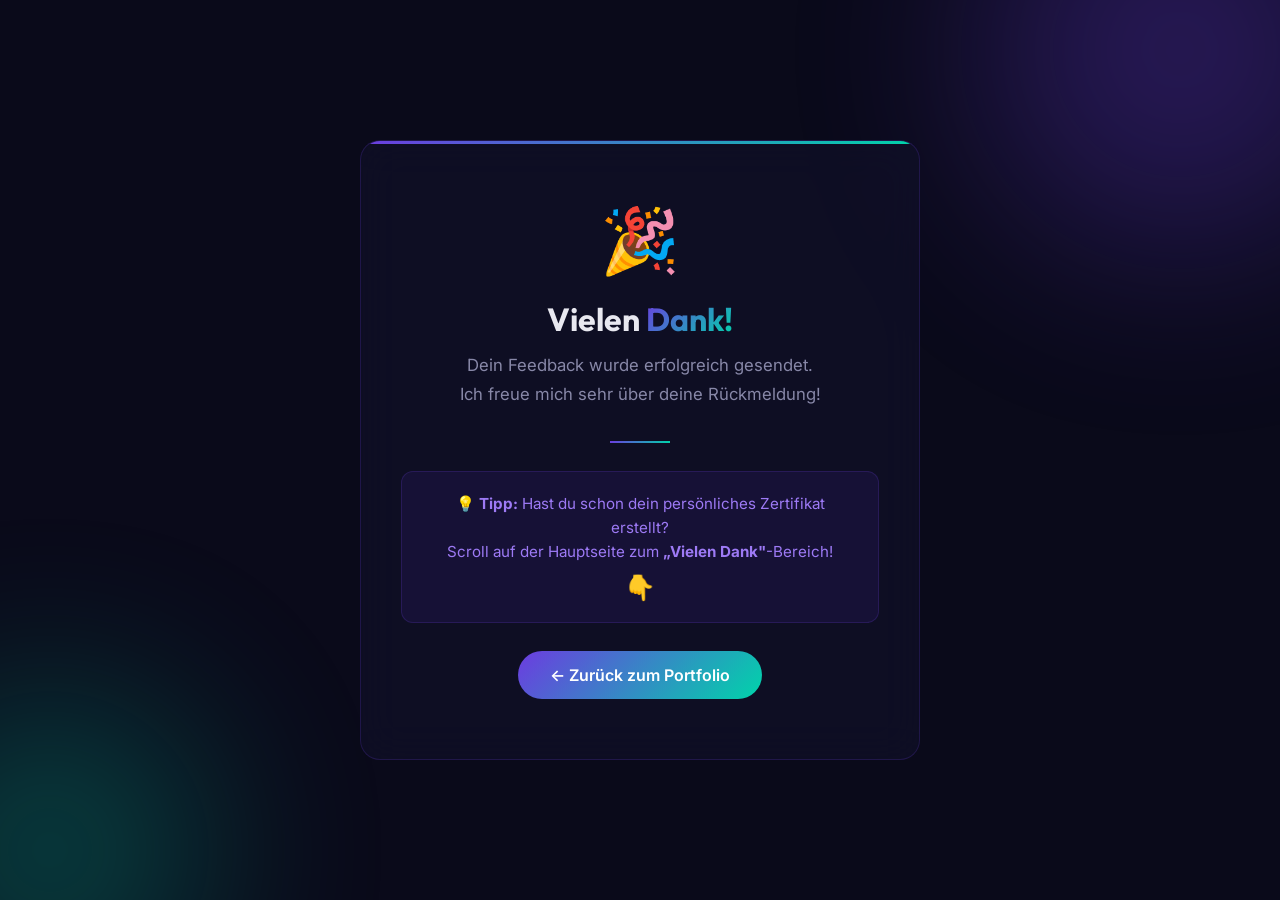
<file: thankyou.html>
<!DOCTYPE html>
<html lang="de">

<head>
    <meta charset="UTF-8">
    <meta name="viewport" content="width=device-width, initial-scale=1.0">
    <title>Danke für dein Feedback! — Sercan</title>
    <link rel="preconnect" href="https://fonts.googleapis.com">
    <link rel="preconnect" href="https://fonts.gstatic.com" crossorigin>
    <link rel="stylesheet"
        href="https://fonts.googleapis.com/css2?family=Inter:wght@400;500;600;700&family=Outfit:wght@600;700;800&display=swap">
    <link rel="icon"
        href="data:image/svg+xml,<svg xmlns='http://www.w3.org/2000/svg' viewBox='0 0 100 100'><text y='.9em' font-size='90'>◆</text></svg>"
        type="image/svg+xml">
    <style>
        * { margin: 0; padding: 0; box-sizing: border-box; }

        body {
            font-family: 'Inter', sans-serif;
            background: #0a0a1a;
            color: #e8e8f0;
            min-height: 100vh;
            display: flex;
            flex-direction: column;
            align-items: center;
            justify-content: center;
            padding: 24px;
            overflow: hidden;
        }

        .thankyou-card {
            text-align: center;
            max-width: 560px;
            background: rgba(18, 18, 42, 0.6);
            -webkit-backdrop-filter: blur(20px);
            backdrop-filter: blur(20px);
            border: 1px solid rgba(108, 60, 224, 0.2);
            border-radius: 20px;
            padding: 60px 40px;
            position: relative;
            overflow: hidden;
            animation: fadeIn 0.8s ease;
        }

        .thankyou-card::before {
            content: '';
            position: absolute;
            top: 0; left: 0; right: 0;
            height: 3px;
            background: linear-gradient(135deg, #6c3ce0, #00d4aa);
        }

        .emoji-big {
            font-size: 4rem;
            margin-bottom: 20px;
            animation: bounceIn 0.8s ease 0.3s both;
        }

        h1 {
            font-family: 'Outfit', sans-serif;
            font-size: 2rem;
            margin-bottom: 12px;
            animation: fadeUp 0.6s ease 0.5s both;
        }

        .gradient-text {
            background: linear-gradient(135deg, #6c3ce0, #00d4aa);
            -webkit-background-clip: text;
            -webkit-text-fill-color: transparent;
            background-clip: text;
        }

        .subtitle {
            color: #8888a8;
            font-size: 1.05rem;
            line-height: 1.7;
            margin-bottom: 32px;
            animation: fadeUp 0.6s ease 0.7s both;
        }

        .divider {
            width: 60px;
            height: 2px;
            background: linear-gradient(135deg, #6c3ce0, #00d4aa);
            margin: 0 auto 28px;
            animation: fadeUp 0.6s ease 0.8s both;
        }

        .hint-box {
            background: rgba(108, 60, 224, 0.1);
            border: 1px solid rgba(108, 60, 224, 0.2);
            border-radius: 12px;
            padding: 20px 24px;
            margin-bottom: 28px;
            animation: fadeUp 0.6s ease 0.9s both;
        }

        .hint-box p {
            color: #9d7af5;
            font-size: 0.95rem;
            line-height: 1.6;
        }

        .hint-box .arrow {
            font-size: 1.5rem;
            display: block;
            margin-top: 8px;
            animation: bounce 1.5s ease infinite;
        }

        .back-btn {
            display: inline-flex;
            align-items: center;
            gap: 10px;
            padding: 14px 32px;
            background: linear-gradient(135deg, #6c3ce0, #00d4aa);
            border: none;
            border-radius: 50px;
            color: #fff;
            font-family: 'Inter', sans-serif;
            font-size: 1rem;
            font-weight: 600;
            text-decoration: none;
            cursor: pointer;
            transition: 0.4s ease;
            animation: fadeUp 0.6s ease 1s both;
        }

        .back-btn:hover {
            transform: translateY(-3px) scale(1.03);
            box-shadow: 0 12px 40px rgba(108, 60, 224, 0.4);
        }

        /* Background shapes */
        .bg-shape {
            position: fixed;
            border-radius: 50%;
            filter: blur(100px);
            opacity: 0.3;
            z-index: -1;
        }

        .bg-shape-1 {
            width: 400px; height: 400px;
            background: #6c3ce0;
            top: -150px; right: -100px;
        }

        .bg-shape-2 {
            width: 300px; height: 300px;
            background: #00d4aa;
            bottom: -100px; left: -100px;
        }

        @keyframes fadeIn { from { opacity: 0; } to { opacity: 1; } }
        @keyframes fadeUp { from { opacity: 0; transform: translateY(30px); } to { opacity: 1; transform: translateY(0); } }
        @keyframes bounceIn { 0% { transform: scale(0.3); opacity: 0; } 50% { transform: scale(1.1); } 100% { transform: scale(1); opacity: 1; } }
        @keyframes bounce { 0%, 100% { transform: translateY(0); } 50% { transform: translateY(8px); } }
    </style>
</head>

<body>
    <div class="bg-shape bg-shape-1"></div>
    <div class="bg-shape bg-shape-2"></div>

    <div class="thankyou-card">
        <div class="emoji-big">🎉</div>
        <h1>Vielen <span class="gradient-text">Dank!</span></h1>
        <p class="subtitle">Dein Feedback wurde erfolgreich gesendet.<br>Ich freue mich sehr über deine Rückmeldung!</p>
        <div class="divider"></div>
        <div class="hint-box">
            <p>💡 <strong>Tipp:</strong> Hast du schon dein persönliches Zertifikat erstellt?<br>Scroll auf der Hauptseite zum <strong>„Vielen Dank"</strong>-Bereich!</p>
            <span class="arrow">👇</span>
        </div>
        <a href="index.html#danke" class="back-btn">
            ← Zurück zum Portfolio
        </a>
    </div>
</body>

</html>
</file>
